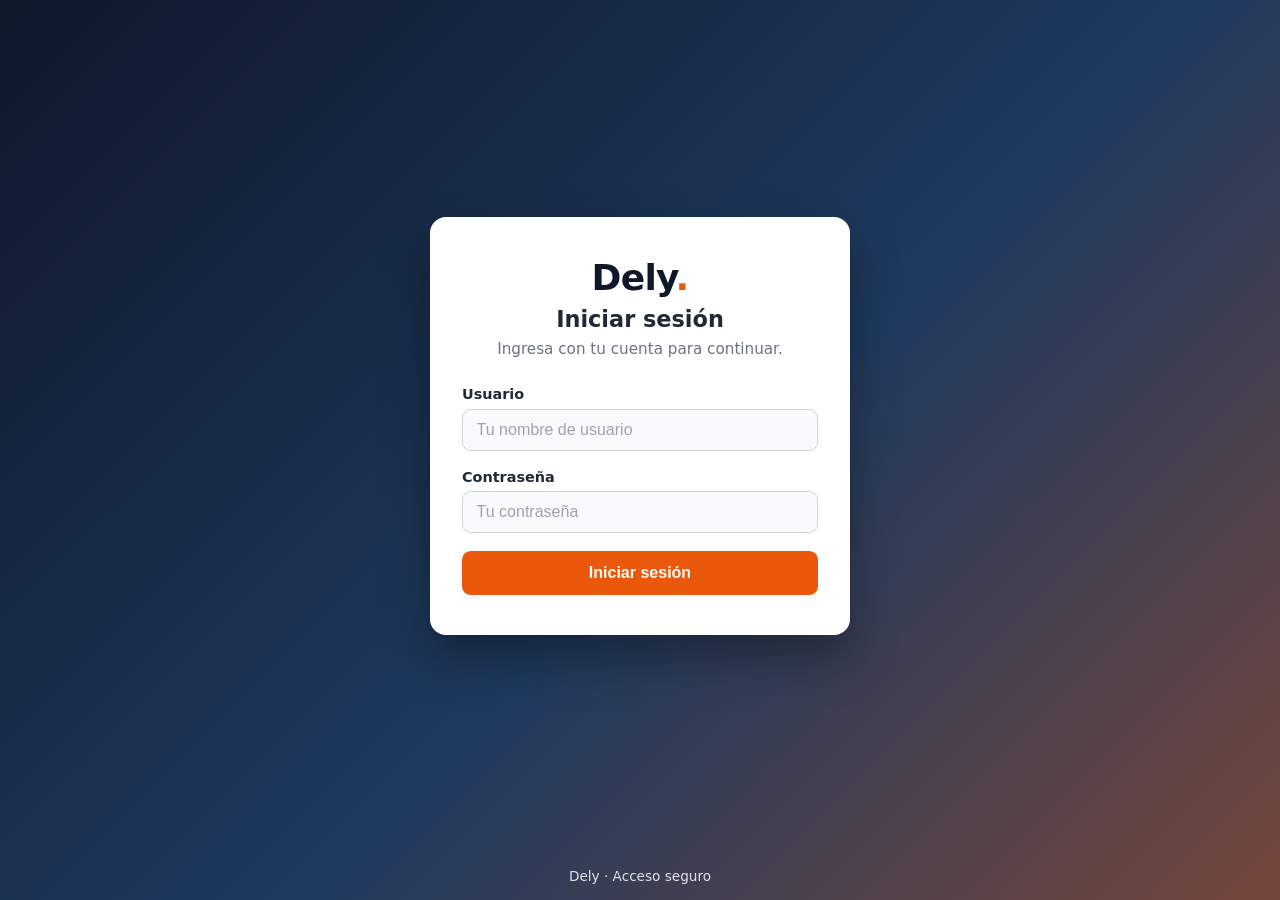
<file: ticket-JOACO/Frontend/index.html>
<!DOCTYPE html>
<html lang="es">
<head>
    <meta charset="UTF-8">

    <meta
        name="viewport"
        content="width=device-width, initial-scale=1.0"
    >

    <meta
        name="description"
        content="Dely - Inicia sesión para acceder a tu cuenta."
    >

    <title>Iniciar sesión | Dely</title>

    <link rel="stylesheet" href="css/estilos.css?v=2">

    <script src="js/login.js" defer></script>  <!--el defer hace que el codigo js se cargue desde el inicio-->

</head>

<body class="dely-login">
    <main class="dely-login__contenedor">
        <section
            class="dely-login__tarjeta"
            aria-labelledby="titulo-login"
        >
            <header class="dely-login__marca">
                <p class="dely-login__logo" aria-hidden="true">
                    Dely<span class="dely-login__punto">.</span>
                </p>

                <h1 id="titulo-login">
                    Iniciar sesión
                </h1>

                <p class="dely-login__subtitulo">
                    Ingresa con tu cuenta para continuar.
                </p>
            </header>

            <form id="formulario-login">
                <div class="dely-login__campo">
                    <label
                        class="dely-login__etiqueta"
                        for="usuario"
                    >
                        Usuario
                    </label>

                    <input
                        class="dely-login__input"
                        type="text"
                        id="usuario"
                        name="usuario"
                        maxlength="50"
                        autocomplete="username"
                        placeholder="Tu nombre de usuario"
                        required
                    >
                </div>

                <div class="dely-login__campo">
                    <label
                        class="dely-login__etiqueta"
                        for="password"
                    >
                        Contraseña
                    </label>

                    <input
                        class="dely-login__input"
                        type="password"
                        id="password"
                        name="password"
                        autocomplete="current-password"
                        placeholder="Tu contraseña"
                        required
                    >
                </div>

                <p
                    id="mensaje-error"
                    class="dely-login__error"
                    role="alert"
                    hidden
                ></p>

                <button
                    class="dely-login__boton"
                    type="submit"
                >
                    Iniciar sesión
                </button>
            </form>
        </section>
    </main>

    <footer class="dely-login__pie">
        <p>Dely · Acceso seguro</p>
    </footer>
</body>
</html>
</file>
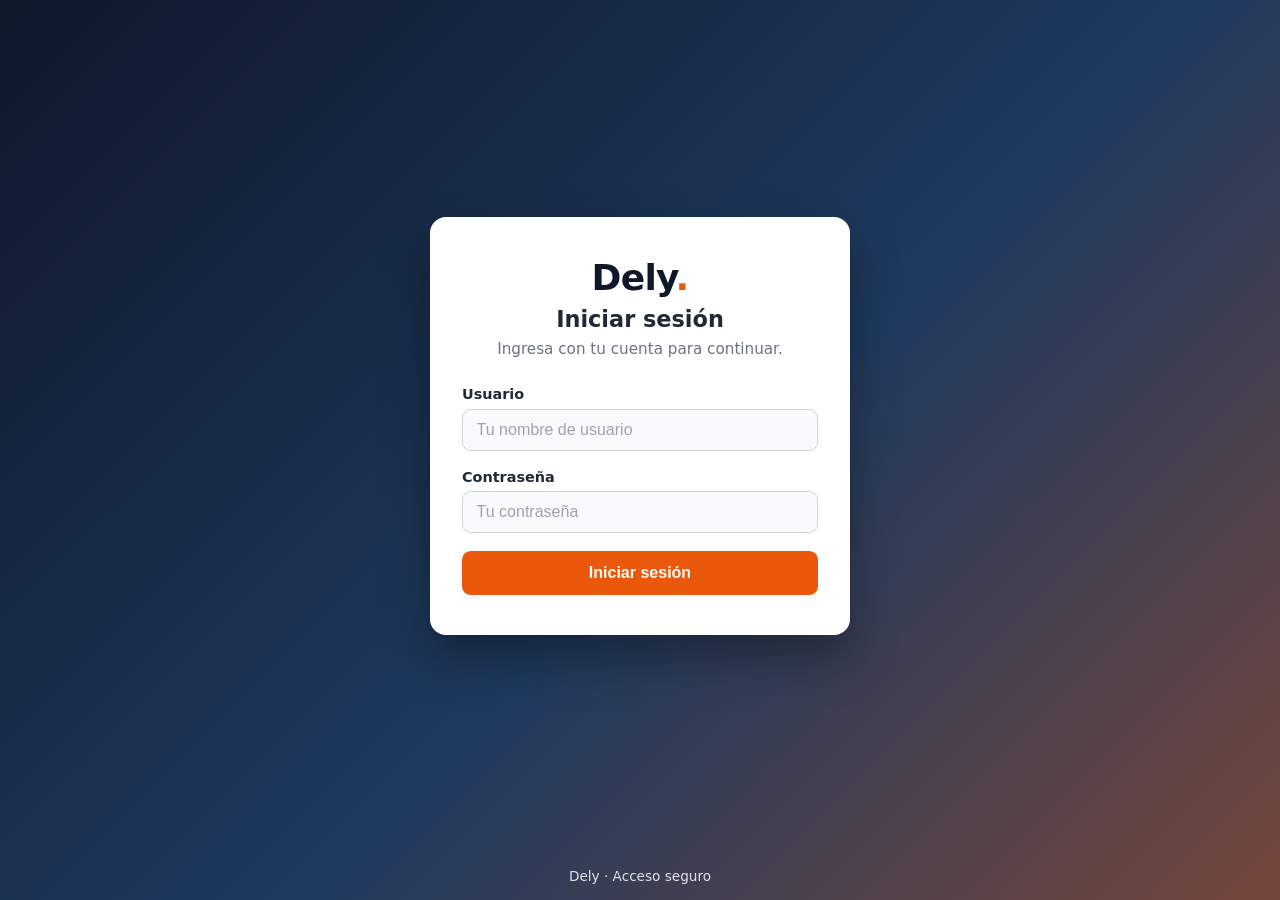
<file: ticket-JOACO/Frontend/templates/crear-usuario.html>
<!DOCTYPE html>
<html lang="es">
<head>
    <meta charset="UTF-8">

    <meta
        name="viewport"
        content="width=device-width, initial-scale=1.0"
    >

    <title>Crear usuario | Dely</title>

    <link rel="stylesheet" href="../css/estilos.css?v=2">

    <script src="../js/crear-usuario.js" defer></script>

</head>

<body class="dely-app">
    <header class="dely-app__encabezado">
        <h1 class="dely-app__titulo">Crear usuario</h1>

        <nav class="dely-app__nav">
            <a class="dely-app__enlace" href="encargado.html">Volver</a>
        </nav>
    </header>

    <main class="dely-app__principal">
        <section class="dely-app__tarjeta">
            <h2 class="dely-app__subtitulo">
                Datos del nuevo usuario
            </h2>

            <form id="formulario-usuario">
                <div class="dely-app__campo">
                    <label class="dely-app__etiqueta" for="cedula">Cédula</label>

                    <input class="dely-app__input"
                        type="text"
                        id="cedula"
                        name="cedula"
                        minlength="8"
                        maxlength="8"
                        inputmode="numeric"
                        required
                    >
                </div>

                <div class="dely-app__campo">
                    <label class="dely-app__etiqueta" for="nombre">Nombre</label>

                    <input class="dely-app__input"
                        type="text"
                        id="nombre"
                        name="nombre"
                        autocomplete="given-name"
                        required
                    >
                </div>

                <div class="dely-app__campo">
                    <label class="dely-app__etiqueta" for="apellido">Apellido</label>

                    <input class="dely-app__input"
                        type="text"
                        id="apellido"
                        name="apellido"
                        autocomplete="family-name"
                        required
                    >
                </div>

                <div class="dely-app__campo">
                    <label class="dely-app__etiqueta" for="usuario">Nombre de usuario</label>

                    <input class="dely-app__input"
                        type="text"
                        id="usuario"
                        name="usuario"
                        minlength="3"
                        maxlength="50"
                        autocomplete="username"
                        required
                    >
                </div>

                <div class="dely-app__campo">
                    <label class="dely-app__etiqueta" for="password">Contraseña</label>

                    <input class="dely-app__input"
                        type="password"
                        id="password"
                        name="password"
                        minlength="8"
                        autocomplete="new-password"
                        required
                    >
                </div>

                <div class="dely-app__campo">
                    <label class="dely-app__etiqueta" for="rol">Rol</label>

                    <select class="dely-app__input" id="rol" name="rol" required>
                        <option value="">Selecciona un rol</option>
                        <option value="repartidor">Repartidor</option>
                        <option value="encargado">Encargado</option>
                    </select>
                </div>

                <p class="dely-app__error" id="mensaje-error" role="alert" hidden></p>

                <p class="dely-app__exito" id="mensaje-exito" role="status" hidden></p>

                <button class="dely-app__boton" type="submit">
                    Crear usuario
                </button>
            </form>
        </section>
    </main>
</body>
</html>
</file>
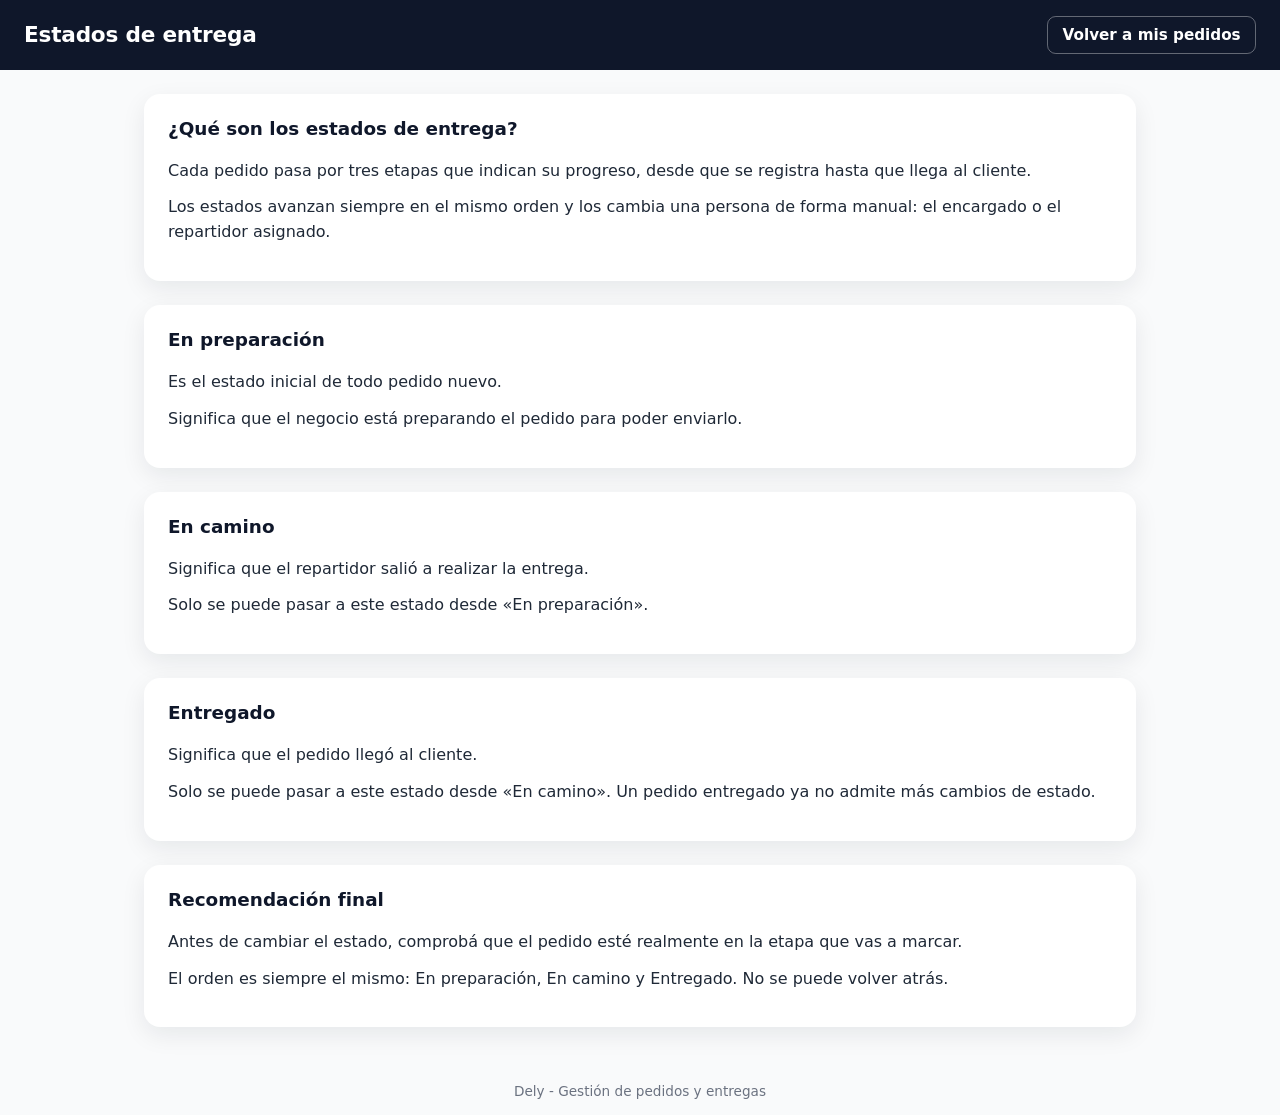
<file: ticket-JOACO/Frontend/templates/criterios-prioridad.html>
<!DOCTYPE html>
<html lang="es">
<head>
    <meta charset="UTF-8">

    <meta
        name="viewport"
        content="width=device-width, initial-scale=1.0"
    >

    <meta
        name="description"
        content="Etapas de entrega de un pedido en Dely."
    >

    <title>Estados de entrega | Dely</title>

    <link rel="stylesheet" href="../css/estilos.css?v=2">

</head>

<body class="dely-app">
    <header class="dely-app__encabezado">
        <h1 class="dely-app__titulo">Estados de entrega</h1>

        <nav class="dely-app__nav">
            <a class="dely-app__enlace" href="repartidor.html">
                Volver a mis pedidos
            </a>
        </nav>
    </header>

    <main class="dely-app__principal">
        <section class="dely-app__tarjeta" aria-labelledby="introduccion">
            <h2 class="dely-app__subtitulo" id="introduccion">
                ¿Qué son los estados de entrega?
            </h2>

            <p>
                Cada pedido pasa por tres etapas que indican su
                progreso, desde que se registra hasta que llega al
                cliente.
            </p>

            <p>
                Los estados avanzan siempre en el mismo orden y los
                cambia una persona de forma manual: el encargado o
                el repartidor asignado.
            </p>
        </section>

        <section class="dely-app__tarjeta" aria-labelledby="estado-preparacion">
            <h2 class="dely-app__subtitulo" id="estado-preparacion">En preparación</h2>

            <p>
                Es el estado inicial de todo pedido nuevo.
            </p>

            <p>
                Significa que el negocio está preparando el pedido
                para poder enviarlo.
            </p>
        </section>

        <section class="dely-app__tarjeta" aria-labelledby="estado-camino">
            <h2 class="dely-app__subtitulo" id="estado-camino">En camino</h2>

            <p>
                Significa que el repartidor salió a realizar la
                entrega.
            </p>

            <p>
                Solo se puede pasar a este estado desde
                «En preparación».
            </p>
        </section>

        <section class="dely-app__tarjeta" aria-labelledby="estado-entregado">
            <h2 class="dely-app__subtitulo" id="estado-entregado">Entregado</h2>

            <p>
                Significa que el pedido llegó al cliente.
            </p>

            <p>
                Solo se puede pasar a este estado desde «En camino».
                Un pedido entregado ya no admite más cambios de
                estado.
            </p>
        </section>

        <section class="dely-app__tarjeta" aria-labelledby="recomendacion">
            <h2 class="dely-app__subtitulo" id="recomendacion">Recomendación final</h2>

            <p>
                Antes de cambiar el estado, comprobá que el pedido
                esté realmente en la etapa que vas a marcar.
            </p>

            <p>
                El orden es siempre el mismo: En preparación, En
                camino y Entregado. No se puede volver atrás.
            </p>
        </section>
    </main>

    <footer class="dely-app__pie">
        <p>Dely - Gestión de pedidos y entregas</p>
    </footer>
</body>
</html>
</file>
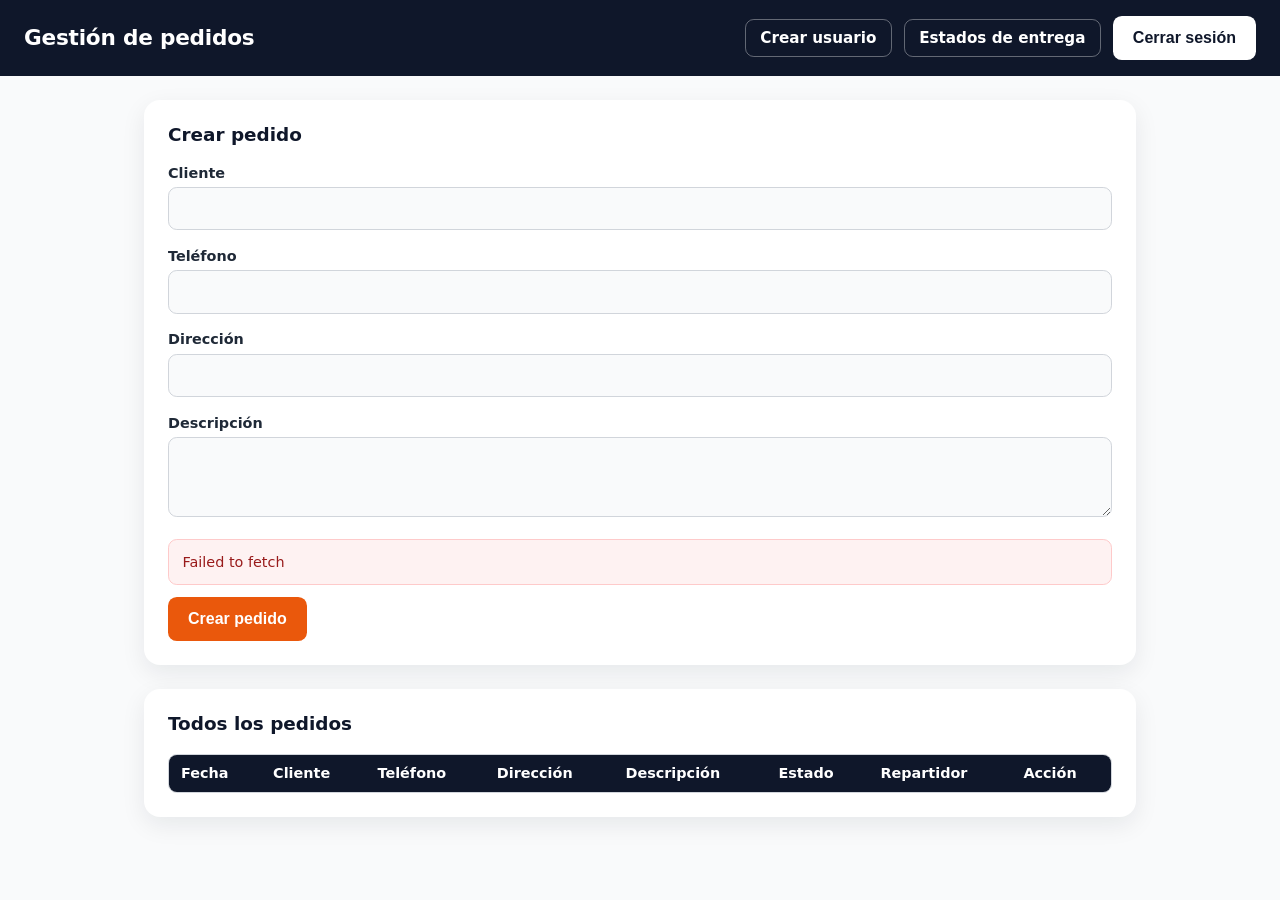
<file: ticket-JOACO/Frontend/templates/encargado.html>
<!DOCTYPE html>
<html lang="es">
<head>
    <meta charset="UTF-8">

    <meta
        name="viewport"
        content="width=device-width, initial-scale=1.0"
    >

    <title>Gestión de pedidos | Dely</title>

    <link rel="stylesheet" href="../css/estilos.css?v=2">

    <script src="../js/encargado.js" defer></script>

</head>

<body class="dely-app">
    <header class="dely-app__encabezado">
        <h1 class="dely-app__titulo">Gestión de pedidos</h1>

        <nav class="dely-app__nav">
            <a class="dely-app__enlace" href="crear-usuario.html">
                Crear usuario
            </a>

            <a class="dely-app__enlace" href="criterios-prioridad.html">
                Estados de entrega
            </a>

            <button class="dely-app__boton dely-app__boton--claro" id="boton-logout" type="button">
                Cerrar sesión
            </button>
        </nav>
    </header>

    <main class="dely-app__principal">
        <section class="dely-app__tarjeta">
            <h2 class="dely-app__subtitulo" id="titulo-formulario">
                Crear pedido
            </h2>

            <form id="formulario-pedido">
                <input
                    type="hidden"
                    id="id-pedido"
                >

                <div class="dely-app__campo">
                    <label class="dely-app__etiqueta" for="cliente">
                        Cliente
                    </label>

                    <input class="dely-app__input"
                        type="text"
                        id="cliente"
                        maxlength="100"
                        required
                    >
                </div>

                <div class="dely-app__campo">
                    <label class="dely-app__etiqueta" for="telefono">
                        Teléfono
                    </label>

                    <input class="dely-app__input"
                        type="tel"
                        id="telefono"
                        maxlength="20"
                        required
                    >
                </div>

                <div class="dely-app__campo">
                    <label class="dely-app__etiqueta" for="direccion">
                        Dirección
                    </label>

                    <input class="dely-app__input"
                        type="text"
                        id="direccion"
                        maxlength="255"
                        required
                    >
                </div>

                <div class="dely-app__campo">
                    <label class="dely-app__etiqueta" for="descripcion">
                        Descripción
                    </label>

                    <textarea class="dely-app__input"
                        id="descripcion"
                        maxlength="2000"
                        required
                    ></textarea>
                </div>

                <div class="dely-app__campo" id="contenedor-estado" hidden>
                    <label class="dely-app__etiqueta" for="estado">Estado</label>

                    <select class="dely-app__input" id="estado">
                        <option value="">
                            Selecciona un estado
                        </option>
                    </select>
                </div>

                <div class="dely-app__campo" id="contenedor-repartidor" hidden>
                    <label class="dely-app__etiqueta" for="repartidor">Repartidor</label>

                    <select class="dely-app__input" id="repartidor">
                        <option value="">
                            Sin asignar
                        </option>
                    </select>
                </div>

                <p class="dely-app__error" id="mensaje-error" role="alert" hidden></p>
                <p class="dely-app__exito" id="mensaje-exito" role="status" hidden></p>

                <button class="dely-app__boton" type="submit">
                    Crear pedido
                </button>

                <button
                    class="dely-app__boton dely-app__boton--secundario" id="boton-cancelar"
                    type="button"
                    hidden
                >
                    Cancelar modificación
                </button>
            </form>
        </section>

        <section class="dely-app__tarjeta">
            <h2 class="dely-app__subtitulo">Todos los pedidos</h2>

            <div class="dely-app__tabla-contenedor">
                <table class="dely-app__tabla">
                    <thead>
                        <tr>
                            <th>Fecha</th>
                            <th>Cliente</th>
                            <th>Teléfono</th>
                            <th>Dirección</th>
                            <th>Descripción</th>
                            <th>Estado</th>
                            <th>Repartidor</th>
                            <th>Acción</th>
                        </tr>
                    </thead>

                    <tbody id="lista-pedidos"></tbody>
                </table>
            </div>

            <p class="dely-app__vacio" id="sin-pedidos" hidden>
                No existen pedidos registrados.
            </p>
        </section>
    </main>
</body>
</html>
</file>
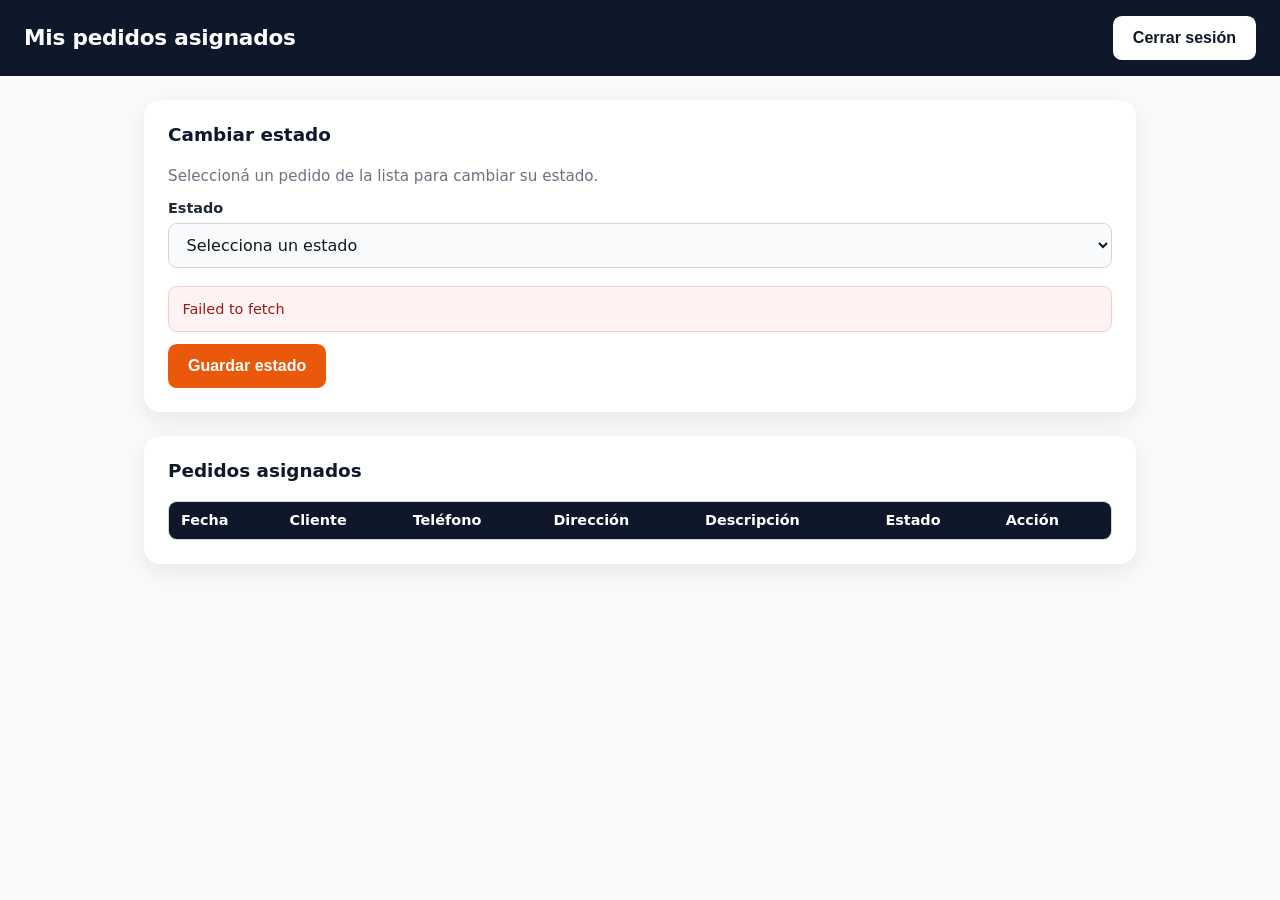
<file: ticket-JOACO/Frontend/templates/repartidor.html>
<!DOCTYPE html>
<html lang="es">
<head>
    <meta charset="UTF-8">

    <meta
        name="viewport"
        content="width=device-width, initial-scale=1.0"
    >

    <title>Mis pedidos | Dely</title>

    <link rel="stylesheet" href="../css/estilos.css?v=2">

    <script src="../js/repartidor.js" defer></script>

</head>

<body class="dely-app">
    <header class="dely-app__encabezado">
        <h1 class="dely-app__titulo">Mis pedidos asignados</h1>

        <button class="dely-app__boton dely-app__boton--claro" id="boton-logout" type="button">
            Cerrar sesión
        </button>
    </header>

    <main class="dely-app__principal">
        <section class="dely-app__tarjeta">
            <h2 class="dely-app__subtitulo" id="titulo-formulario">Cambiar estado</h2>

            <form id="formulario-pedido">
                <input
                    type="hidden"
                    id="id-pedido"
                >

                <p class="dely-app__resumen" id="resumen-pedido">
                    Seleccioná un pedido de la lista para cambiar su estado.
                </p>

                <div class="dely-app__campo">
                    <label class="dely-app__etiqueta" for="estado">Estado</label>

                    <select class="dely-app__input" id="estado" required>
                        <option value="">
                            Selecciona un estado
                        </option>
                    </select>
                </div>

                <p class="dely-app__error" id="mensaje-error" role="alert" hidden></p>
                <p class="dely-app__exito" id="mensaje-exito" role="status" hidden></p>

                <button class="dely-app__boton" type="submit">
                    Guardar estado
                </button>

                <button
                    class="dely-app__boton dely-app__boton--secundario" id="boton-cancelar"
                    type="button"
                    hidden
                >
                    Cancelar
                </button>
            </form>
        </section>

        <section class="dely-app__tarjeta">
            <h2 class="dely-app__subtitulo">Pedidos asignados</h2>

            <div class="dely-app__tabla-contenedor">
                <table class="dely-app__tabla">
                    <thead>
                        <tr>
                            <th>Fecha</th>
                            <th>Cliente</th>
                            <th>Teléfono</th>
                            <th>Dirección</th>
                            <th>Descripción</th>
                            <th>Estado</th>
                            <th>Acción</th>
                        </tr>
                    </thead>

                    <tbody id="lista-pedidos"></tbody>
                </table>
            </div>

            <p class="dely-app__vacio" id="sin-pedidos" hidden>
                No tenés pedidos asignados.
            </p>
        </section>
    </main>
</body>
</html>
</file>
<file: ticket-JOACO/Frontend/css/estilos.css>
/*
--------------------------------------------------------------------------
Dely - Estilos de inicio de sesión (Tarea B01)
--------------------------------------------------------------------------
Todas las reglas están bajo el alcance `.dely-login`, que solo existe en
`index.html`. De esta forma no se altera la presentación de las demás
pantallas del proyecto.
*/

/* Contenedor general de la pantalla de acceso. */
.dely-login {
    min-height: 100vh;
    margin: 0;
    display: flex;
    flex-direction: column;
    font-family: "Segoe UI", system-ui, -apple-system, Arial, sans-serif;
    color: #1f2937;
    background: linear-gradient(135deg, #0f172a 0%, #1e3a5f 55%, #ea580c 160%);
}

.dely-login *,
.dely-login *::before,
.dely-login *::after {
    box-sizing: border-box;
}

.dely-login__contenedor {
    flex: 1;
    display: flex;
    align-items: center;
    justify-content: center;
    padding: 2rem 1rem;
}

/* Tarjeta central con el formulario. */
.dely-login__tarjeta {
    width: 100%;
    max-width: 420px;
    background-color: #ffffff;
    border-radius: 1rem;
    box-shadow: 0 1.5rem 3rem rgba(0, 0, 0, 0.35);
    padding: 2.5rem 2rem;
}

/* Marca Dely. */
.dely-login__marca {
    text-align: center;
    margin-bottom: 1.75rem;
}

.dely-login__logo {
    margin: 0 0 0.5rem;
    font-size: 2.25rem;
    font-weight: 800;
    letter-spacing: -0.02em;
    color: #0f172a;
}

.dely-login__punto {
    color: #ea580c;
}

.dely-login__marca h1 {
    margin: 0 0 0.5rem;
    font-size: 1.4rem;
    font-weight: 700;
}

.dely-login__subtitulo {
    margin: 0;
    font-size: 0.95rem;
    color: #6b7280;
}

/* Campos del formulario. */
.dely-login__campo {
    margin-bottom: 1.1rem;
}

.dely-login__etiqueta {
    display: block;
    margin-bottom: 0.4rem;
    font-size: 0.9rem;
    font-weight: 600;
}

.dely-login__input {
    width: 100%;
    padding: 0.7rem 0.85rem;
    font-size: 1rem;
    color: #111827;
    background-color: #f9fafb;
    border: 1px solid #d1d5db;
    border-radius: 0.55rem;
    outline: none;
    transition: border-color 0.15s ease, box-shadow 0.15s ease;
}

.dely-login__input::placeholder {
    color: #9ca3af;
}

.dely-login__input:focus {
    border-color: #ea580c;
    background-color: #ffffff;
    box-shadow: 0 0 0 3px rgba(234, 88, 12, 0.18);
}

.dely-login__input:disabled {
    opacity: 0.65;
}

/* Mensaje de error. */
.dely-login__error {
    margin: 0 0 1.1rem;
    padding: 0.7rem 0.85rem;
    font-size: 0.9rem;
    color: #991b1b;
    background-color: #fef2f2;
    border: 1px solid #fecaca;
    border-radius: 0.55rem;
}

/* Botón principal. */
.dely-login__boton {
    width: 100%;
    padding: 0.8rem;
    font-size: 1rem;
    font-weight: 700;
    color: #ffffff;
    background-color: #ea580c;
    border: none;
    border-radius: 0.55rem;
    cursor: pointer;
    transition: background-color 0.15s ease, transform 0.05s ease;
}

.dely-login__boton:hover {
    background-color: #c2410c;
}

.dely-login__boton:active {
    transform: scale(0.99);
}

.dely-login__boton:disabled {
    background-color: #fdba74;
    cursor: wait;
}

/* Pie de página. */
.dely-login__pie {
    text-align: center;
    padding: 1rem;
    font-size: 0.85rem;
    color: rgba(255, 255, 255, 0.85);
}

.dely-login__pie p {
    margin: 0;
}

/*
--------------------------------------------------------------------------
Dely - Identidad visual de pantallas internas (encargado, repartidor,
crear-usuario, criterios).
--------------------------------------------------------------------------
Misma identidad del login (.dely-login): azul oscuro #0f172a, naranja
#ea580c/#c2410c, fondos claros, tarjetas blancas, bordes redondeados,
foco naranja y tipografía Segoe UI / system-ui / Arial.
Alcance `.dely-app`: no afecta al login.
*/

/* Contenedor general de pantallas internas. */
.dely-app {
    min-height: 100vh;
    margin: 0;
    display: flex;
    flex-direction: column;
    font-family: "Segoe UI", system-ui, -apple-system, Arial, sans-serif;
    color: #1f2937;
    background-color: #f9fafb;
}

.dely-app *,
.dely-app *::before,
.dely-app *::after {
    box-sizing: border-box;
}

/* Encabezado principal: azul oscuro. */
.dely-app__encabezado {
    display: flex;
    flex-wrap: wrap;
    align-items: center;
    justify-content: space-between;
    gap: 1rem;
    padding: 1rem 1.5rem;
    color: #ffffff;
    background-color: #0f172a;
}

.dely-app__titulo {
    margin: 0;
    font-size: 1.35rem;
    font-weight: 800;
    letter-spacing: -0.01em;
}

.dely-app__nav {
    display: flex;
    flex-wrap: wrap;
    align-items: center;
    gap: 0.75rem;
}

.dely-app__enlace {
    color: #ffffff;
    text-decoration: none;
    font-size: 0.95rem;
    font-weight: 600;
    padding: 0.55rem 0.9rem;
    border: 1px solid rgba(255, 255, 255, 0.35);
    border-radius: 0.55rem;
    transition: background-color 0.15s ease;
}

.dely-app__enlace:hover {
    background-color: #1e3a5f;
}

/* Contenido principal. */
.dely-app__principal {
    flex: 1;
    width: 100%;
    max-width: 64rem;
    margin: 0 auto;
    padding: 1.5rem 1rem 2.5rem;
    display: flex;
    flex-direction: column;
    gap: 1.5rem;
}

/* Tarjetas blancas. */
.dely-app__tarjeta {
    background-color: #ffffff;
    border-radius: 1rem;
    box-shadow: 0 0.5rem 1.5rem rgba(15, 23, 42, 0.08);
    padding: 1.5rem;
}

.dely-app__subtitulo {
    margin: 0 0 1.25rem;
    font-size: 1.15rem;
    font-weight: 700;
    color: #0f172a;
}

/* Campos de formulario: bordes grises, foco naranja (como el login). */
.dely-app__campo {
    margin-bottom: 1.1rem;
}

.dely-app__etiqueta {
    display: block;
    margin-bottom: 0.4rem;
    font-size: 0.9rem;
    font-weight: 600;
}

.dely-app__input {
    width: 100%;
    padding: 0.7rem 0.85rem;
    font-size: 1rem;
    font-family: inherit;
    color: #111827;
    background-color: #f9fafb;
    border: 1px solid #d1d5db;
    border-radius: 0.55rem;
    outline: none;
    transition: border-color 0.15s ease, box-shadow 0.15s ease;
}

textarea.dely-app__input {
    min-height: 5rem;
    resize: vertical;
}

.dely-app__input::placeholder {
    color: #9ca3af;
}

.dely-app__input:focus {
    border-color: #ea580c;
    background-color: #ffffff;
    box-shadow: 0 0 0 3px rgba(234, 88, 12, 0.18);
}

.dely-app__input:disabled {
    opacity: 0.65;
}

/* Botones: misma apariencia que .dely-login__boton. */
.dely-app__boton {
    padding: 0.8rem 1.25rem;
    font-size: 1rem;
    font-weight: 700;
    color: #ffffff;
    background-color: #ea580c;
    border: none;
    border-radius: 0.55rem;
    cursor: pointer;
    transition: background-color 0.15s ease, transform 0.05s ease;
}

.dely-app__boton:hover {
    background-color: #c2410c;
}

.dely-app__boton:active {
    transform: scale(0.99);
}

.dely-app__boton:disabled {
    background-color: #fdba74;
    cursor: wait;
}

.dely-app__boton--secundario {
    color: #0f172a;
    background-color: #ffffff;
    border: 1px solid #d1d5db;
}

.dely-app__boton--secundario:hover {
    background-color: #f9fafb;
}

.dely-app__boton--secundario:disabled {
    background-color: #ffffff;
    cursor: wait;
}

/* Botón claro sobre el encabezado oscuro (cerrar sesión). */
.dely-app__boton--claro {
    color: #0f172a;
    background-color: #ffffff;
}

.dely-app__boton--claro:hover {
    background-color: #f9fafb;
}

/* Mensajes de error y éxito. */
.dely-app__error {
    margin: 0 0 1.1rem;
    padding: 0.7rem 0.85rem;
    font-size: 0.9rem;
    color: #991b1b;
    background-color: #fef2f2;
    border: 1px solid #fecaca;
    border-radius: 0.55rem;
}

.dely-app__exito {
    margin: 0 0 1.1rem;
    padding: 0.7rem 0.85rem;
    font-size: 0.9rem;
    color: #166534;
    background-color: #f0fdf4;
    border: 1px solid #bbf7d0;
    border-radius: 0.55rem;
}

.dely-app__resumen,
.dely-app__vacio {
    margin: 0 0 1.1rem;
    font-size: 0.95rem;
    color: #6b7280;
}

/* Tablas de pedidos. */
.dely-app__tabla {
    width: 100%;
    border-collapse: separate;
    border-spacing: 0;
    font-size: 0.9rem;
    border: 1px solid #d1d5db;
    border-radius: 0.55rem;
    overflow: hidden;
}

.dely-app__tabla th,
.dely-app__tabla td {
    padding: 0.65rem 0.75rem;
    text-align: left;
    vertical-align: top;
}

.dely-app__tabla thead th {
    color: #ffffff;
    background-color: #0f172a;
    font-weight: 700;
}

.dely-app__tabla tbody tr:nth-child(even) {
    background-color: #f9fafb;
}

.dely-app__tabla tbody tr + tr td {
    border-top: 1px solid #e5e7eb;
}

/* Botones de acción dentro de tablas (naranja, como el principal). */
.dely-app__tabla button {
    padding: 0.45rem 0.8rem;
    font-size: 0.85rem;
    font-weight: 700;
    color: #ffffff;
    background-color: #ea580c;
    border: none;
    border-radius: 0.55rem;
    cursor: pointer;
    white-space: nowrap;
}

.dely-app__tabla button:hover {
    background-color: #c2410c;
}

/* Insignias semánticas de estado de pedido. */
.dely-app__estado {
    display: inline-block;
    padding: 0.2rem 0.65rem;
    font-size: 0.8rem;
    font-weight: 700;
    border-radius: 999px;
    white-space: nowrap;
}

.dely-app__estado--preparacion {
    color: #854d0e;
    background-color: #fef9c3;
    border: 1px solid #fde047;
}

.dely-app__estado--camino {
    color: #1e3a5f;
    background-color: #eff6ff;
    border: 1px solid #bfdbfe;
}

.dely-app__estado--entregado {
    color: #166534;
    background-color: #f0fdf4;
    border: 1px solid #bbf7d0;
}

/* Texto de pantallas informativas (criterios). */
.dely-app__tarjeta p {
    margin: 0 0 0.75rem;
    line-height: 1.55;
}

.dely-app__tarjeta ul {
    margin: 0.5rem 0 0;
    padding-left: 1.25rem;
}

.dely-app__tarjeta li + li {
    margin-top: 0.5rem;
}

/* Pie de página. */
.dely-app__pie {
    text-align: center;
    padding: 1rem;
    font-size: 0.85rem;
    color: #6b7280;
}

.dely-app__pie p {
    margin: 0;
}
</file>
